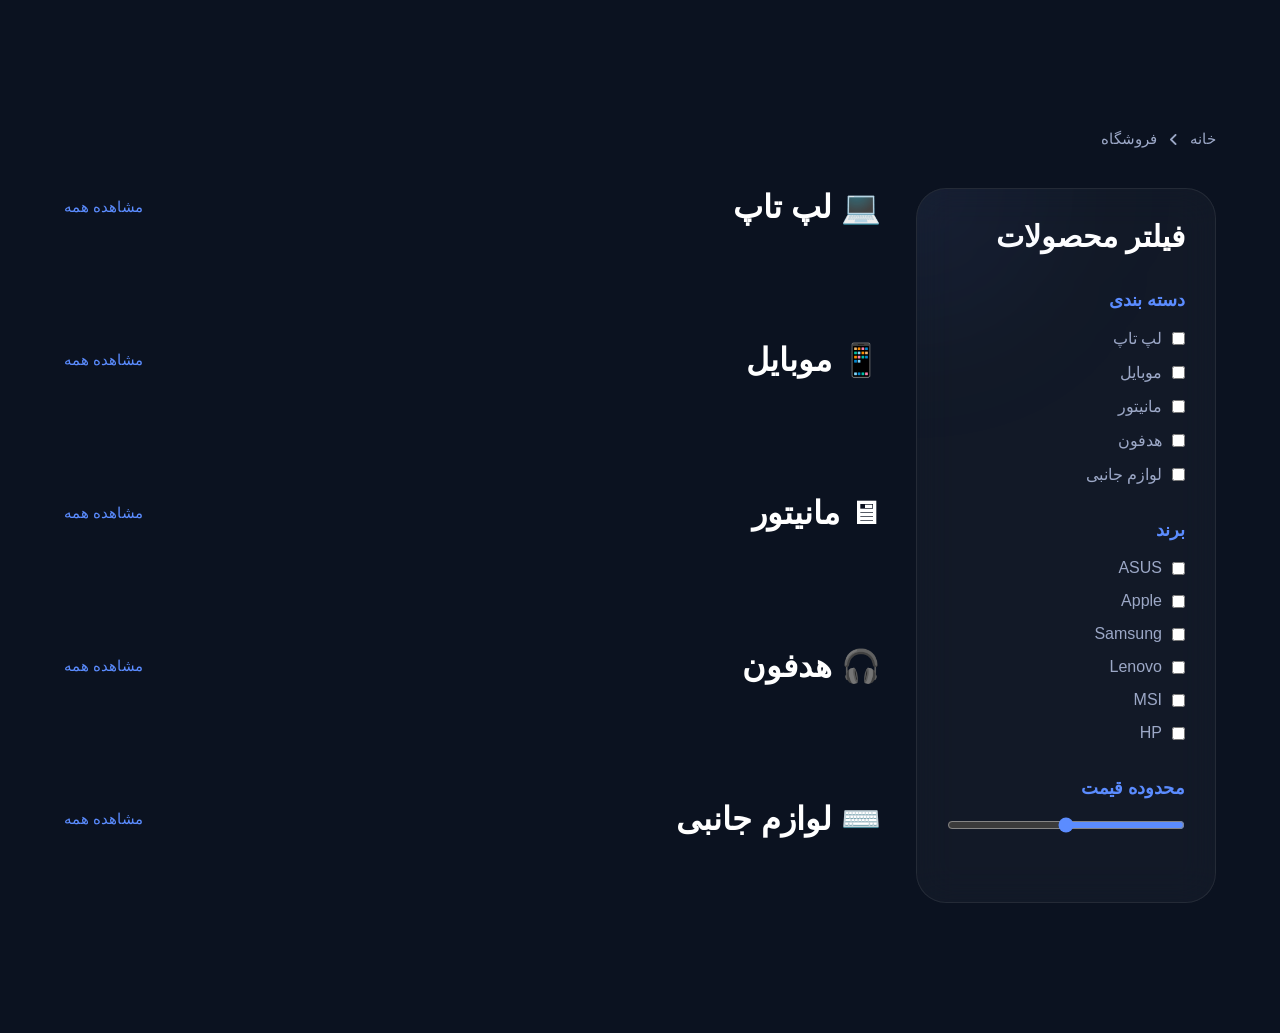
<file: 2index.html>
<!doctype html>
<html lang="en">
  <head>
    <meta charset="UTF-8" />
    <meta name="viewport" content="width=device-width, initial-scale=1.0" />
    <title>Document</title>
    <title>فروشگاه | Nova Digital</title>
    <link rel="stylesheet" href="shop.css" />
    <link
      rel="stylesheet"
      href="https://cdnjs.cloudflare.com/ajax/libs/font-awesome/6.5.2/css/all.min.css"
    />
  </head>
  <body>
    <!-- ================= HEADER ================= -->
    <header><!-- هدر اصلی سایت --></header>
    <!-- ================= Breadcrumb ================= -->
    <section class="breadcrumb">
      <a href="index.html">خانه</a> <i class="fa-solid fa-angle-left"></i>
      <span>فروشگاه</span>
    </section>
    <!-- ================= SHOP ================= -->
    <section class="shop">
      <!-- Sidebar -->
      <aside class="shop-sidebar">
        <h2>فیلتر محصولات</h2>
        <div class="filter-box">
          <h3>دسته بندی</h3>
          <label><input type="checkbox" /> لپ تاپ</label>
          <label><input type="checkbox" /> موبایل</label>
          <label><input type="checkbox" /> مانیتور</label>
          <label><input type="checkbox" /> هدفون</label>
          <label><input type="checkbox" /> لوازم جانبی</label>
        </div>
        <div class="filter-box">
          <h3>برند</h3>
          <label><input type="checkbox" /> ASUS</label>
          <label><input type="checkbox" /> Apple</label>
          <label><input type="checkbox" /> Samsung</label>
          <label><input type="checkbox" /> Lenovo</label>
          <label><input type="checkbox" /> MSI</label>
          <label><input type="checkbox" /> HP</label>
        </div>
        <div class="filter-box">
          <h3>محدوده قیمت</h3>
          <input type="range" />
        </div>
      </aside>
      <!-- Content -->
      <main class="shop-content">
        <!-- لپ تاپ -->
        <section class="shop-section">
          <div class="section-header">
            <h2>💻 لپ تاپ</h2>
            <a href="#">مشاهده همه</a>
          </div>
          <div class="products-grid" id="laptops"></div>
        </section>
        <!-- موبایل -->
        <section class="shop-section">
          <div class="section-header">
            <h2>📱 موبایل</h2>
            <a href="#">مشاهده همه</a>
          </div>
          <div class="products-grid" id="mobiles"></div>
        </section>
        <!-- مانیتور -->
        <section class="shop-section">
          <div class="section-header">
            <h2>🖥 مانیتور</h2>
            <a href="#">مشاهده همه</a>
          </div>
          <div class="products-grid" id="monitors"></div>
        </section>
        <!-- هدفون -->
        <section class="shop-section">
          <div class="section-header">
            <h2>🎧 هدفون</h2>
            <a href="#">مشاهده همه</a>
          </div>
          <div class="products-grid" id="headphones"></div>
        </section>
        <!-- لوازم جانبی -->
        <section class="shop-section">
          <div class="section-header">
            <h2>⌨️ لوازم جانبی</h2>
            <a href="#">مشاهده همه</a>
          </div>
          <div class="products-grid" id="accessories"></div>
        </section>
      </main>
    </section>
    <!-- ================= FOOTER ================= -->
    <footer><!-- فوتر اصلی سایت --></footer>
    <script src="shop.js"></script>
  </body>
</html>
</file>
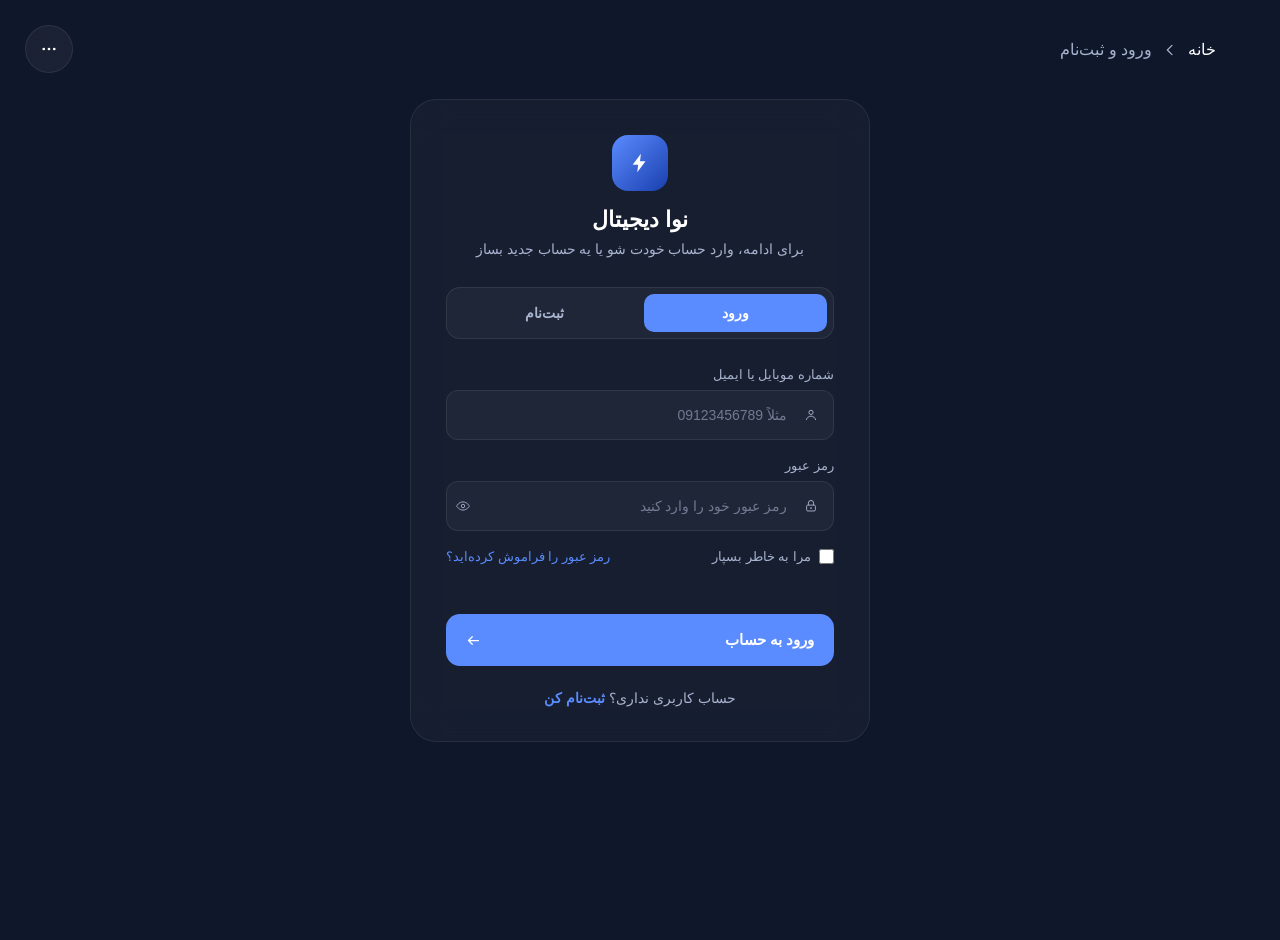
<file: account.html>
<!doctype html>
<html lang="fa" dir="rtl">
  <head>
    <meta charset="UTF-8" />
    <meta name="viewport" content="width=device-width, initial-scale=1.0" />

    <title>ورود و ثبت‌نام | Nova Digital</title>

    <link rel="stylesheet" href="account.css" />
  </head>

  <body>
    <script src="icons.js"></script>
    <header>
      <div class="header-container">
        <div class="header-actions">
          <button
            class="header-menu-toggle"
            type="button"
            aria-label="باز کردن منو"
          >
            <svg class="icon"><use href="#icon-ellipsis"></use></svg>
          </button>

          <div class="header-menu-items">
            <a
              href="favorites.html"
              class="header-menu-item"
              aria-label="علاقه‌مندی‌ها"
            >
              <svg class="icon"><use href="#icon-heart-outline"></use></svg>
            </a>

            <a
              href="index.html"
              class="header-menu-item"
              aria-label="خانه"
            >
              <svg class="icon"><use href="#icon-house"></use></svg>
            </a>

            <a href="cart.html" class="header-menu-item" aria-label="سبد خرید">
              <svg class="icon"><use href="#icon-cart-shopping"></use></svg>
              <span class="cart-count">0</span>
            </a>
          </div>
        </div>
      </div>
    </header>

    <!-- Breadcrumb -->

    <section class="breadcrumb">
      <a href="index.html"> خانه </a>

      <svg class="icon"><use href="#icon-angle-left"></use></svg>

      <span> ورود و ثبت‌نام </span>
    </section>

    <!-- Auth -->

    <main class="auth-page">
      <div class="auth-card">
        <div class="auth-brand">
          <div class="auth-badge"><svg class="icon"><use href="#icon-bolt"></use></svg></div>
          <h1>نوا دیجیتال</h1>
          <p>برای ادامه، وارد حساب خودت شو یا یه حساب جدید بساز</p>
        </div>

        <div class="auth-tabs">
          <button type="button" class="auth-tab active" data-tab="login">
            ورود
          </button>
          <button type="button" class="auth-tab" data-tab="signup">
            ثبت‌نام
          </button>
        </div>

        <!-- LOGIN -->

        <form class="auth-form active" id="loginForm" data-form="login">
          <div class="input-group">
            <label for="loginPhone">شماره موبایل یا ایمیل</label>
            <div class="input-wrap">
              <svg class="icon"><use href="#icon-user"></use></svg>
              <input
                type="text"
                id="loginPhone"
                placeholder="مثلاً 09123456789"
                required
              />
            </div>
          </div>

          <div class="input-group">
            <label for="loginPassword">رمز عبور</label>
            <div class="input-wrap">
              <svg class="icon"><use href="#icon-lock"></use></svg>
              <input
                type="password"
                id="loginPassword"
                placeholder="رمز عبور خود را وارد کنید"
                required
              />
              <button
                type="button"
                class="toggle-password"
                aria-label="نمایش رمز عبور"
              >
                <svg class="icon"><use href="#icon-eye"></use></svg>
              </button>
            </div>
          </div>

          <div class="auth-row">
            <label class="remember-me">
              <input type="checkbox" id="rememberMe" />
              مرا به خاطر بسپار
            </label>
            <a href="#" class="forgot-link">رمز عبور را فراموش کرده‌اید؟</a>
          </div>

          <p class="form-error" id="loginError"></p>

          <button type="submit" class="auth-submit">
            ورود به حساب
            <svg class="icon"><use href="#icon-arrow-left"></use></svg>
          </button>
        </form>

        <!-- SIGNUP -->

        <form class="auth-form" id="signupForm" data-form="signup">
          <div class="input-group">
            <label for="signupName">نام و نام خانوادگی</label>
            <div class="input-wrap">
              <svg class="icon"><use href="#icon-user"></use></svg>
              <input
                type="text"
                id="signupName"
                placeholder="مثلاً علی احمدی"
                required
              />
            </div>
          </div>

          <div class="input-group">
            <label for="signupPhone">شماره موبایل</label>
            <div class="input-wrap">
              <svg class="icon"><use href="#icon-mobile-screen"></use></svg>
              <input
                type="text"
                id="signupPhone"
                placeholder="مثلاً 09123456789"
                required
              />
            </div>
          </div>

          <div class="input-group">
            <label for="signupPassword">رمز عبور</label>
            <div class="input-wrap">
              <svg class="icon"><use href="#icon-lock"></use></svg>
              <input
                type="password"
                id="signupPassword"
                placeholder="حداقل ۶ کاراکتر"
                required
              />
              <button
                type="button"
                class="toggle-password"
                aria-label="نمایش رمز عبور"
              >
                <svg class="icon"><use href="#icon-eye"></use></svg>
              </button>
            </div>
          </div>

          <div class="input-group">
            <label for="signupPasswordConfirm">تکرار رمز عبور</label>
            <div class="input-wrap">
              <svg class="icon"><use href="#icon-lock"></use></svg>
              <input
                type="password"
                id="signupPasswordConfirm"
                placeholder="رمز عبور را دوباره وارد کنید"
                required
              />
              <button
                type="button"
                class="toggle-password"
                aria-label="نمایش رمز عبور"
              >
                <svg class="icon"><use href="#icon-eye"></use></svg>
              </button>
            </div>
          </div>

          <label class="remember-me terms-check">
            <input type="checkbox" id="acceptTerms" />
            <span
              >با
              <a href="#">قوانین و مقررات</a>
              نوا دیجیتال موافقم</span
            >
          </label>

          <p class="form-error" id="signupError"></p>

          <button type="submit" class="auth-submit">
            ایجاد حساب کاربری
            <svg class="icon"><use href="#icon-arrow-left"></use></svg>
          </button>
        </form>

        <p class="auth-switch">
          <span data-only="login"
            >حساب کاربری نداری؟
            <a href="#" data-switch-to="signup">ثبت‌نام کن</a></span
          >
          <span data-only="signup" style="display: none"
            >قبلاً ثبت‌نام کرده‌ای؟
            <a href="#" data-switch-to="login">وارد شو</a></span
          >
        </p>
      </div>
    </main>

    <script src="account.js"></script>
  </body>
</html>
</file>
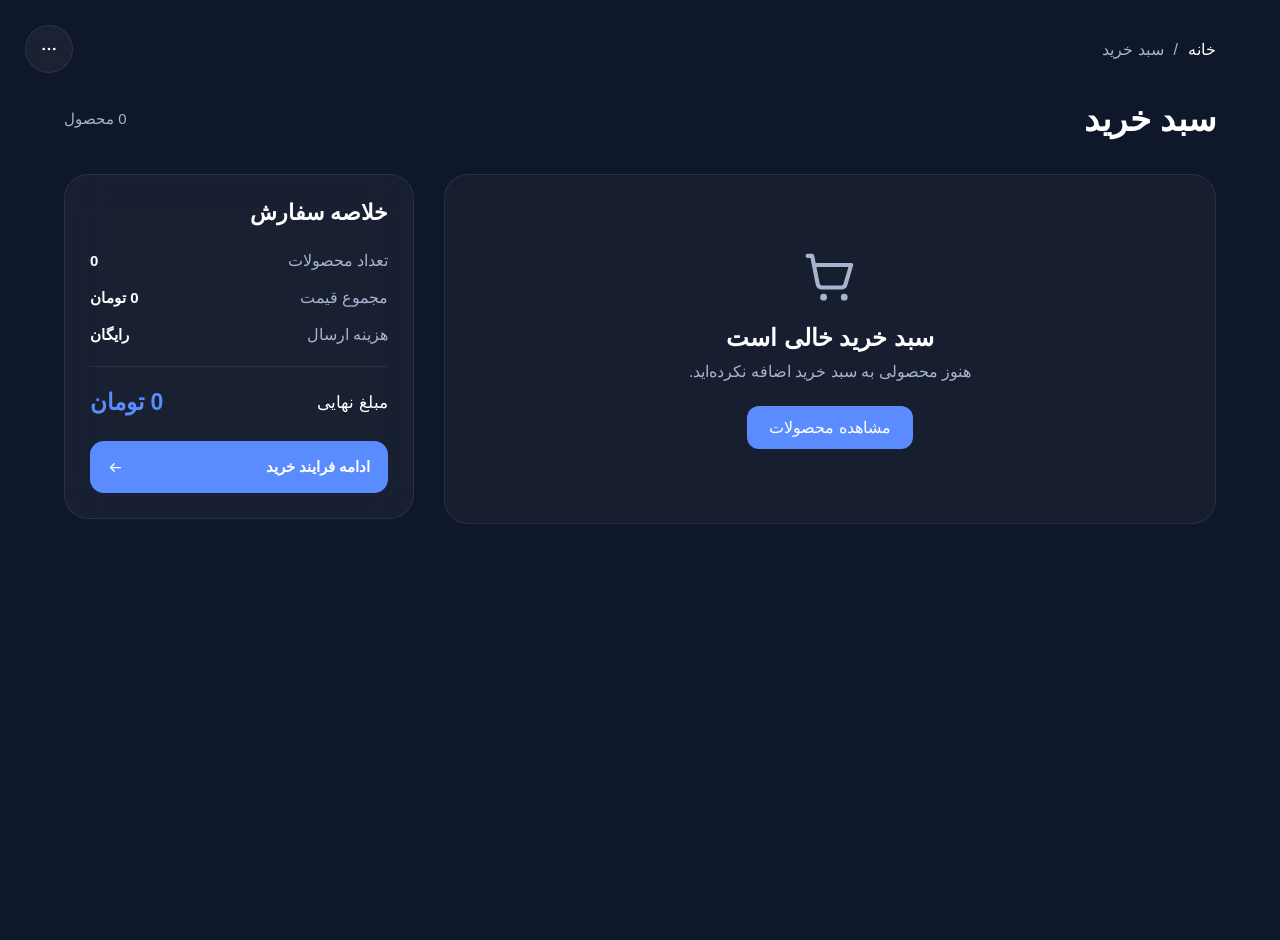
<file: cart.html>
<!doctype html>
<html lang="fa" dir="rtl">
  <head>
    <meta charset="UTF-8" />
    <meta name="viewport" content="width=device-width, initial-scale=1.0" />

    <title>سبد خرید | Nova Digital</title>

    <link rel="stylesheet" href="cart.css" />
  </head>

  <body>
    <script src="icons.js"></script>
    <header>
      <div class="header-container">
        <div class="header-actions">
          <button
            class="header-menu-toggle"
            type="button"
            aria-label="باز کردن منو"
          >
            <svg class="icon"><use href="#icon-ellipsis"></use></svg>
          </button>

          <div class="header-menu-items">
            <a
              href="favorites.html"
              class="header-menu-item"
              aria-label="علاقه‌مندی‌ها"
            >
              <svg class="icon"><use href="#icon-heart-outline"></use></svg>
            </a>

            <a
              href="account.html"
              class="header-menu-item"
              aria-label="حساب کاربری"
            >
              <svg class="icon"><use href="#icon-user"></use></svg>
            </a>

            <a href="cart.html" class="header-menu-item" aria-label="سبد خرید">
              <svg class="icon"><use href="#icon-cart-shopping"></use></svg>
              <span class="cart-count">0</span>
            </a>
          </div>
        </div>
      </div>
    </header>

    <!-- Breadcrumb -->

    <section class="breadcrumb">
      <a href="index.html"> خانه </a>

      <span>/</span>

      <span> سبد خرید </span>
    </section>

    <!-- Cart -->

    <main class="cart-page">
      <div class="cart-header">
        <h1>سبد خرید</h1>

        <span id="cartCount"> 0 محصول </span>
      </div>

      <div class="cart-layout">
        <!-- Products -->

        <section class="cart-products" id="cartProducts">
          <!-- محصولات توسط JavaScript اینجا ساخته می‌شوند -->
        </section>

        <!-- Summary -->

        <aside class="cart-summary">
          <h2>خلاصه سفارش</h2>

          <div class="summary-row">
            <span> تعداد محصولات </span>

            <strong id="summaryCount"> 0 </strong>
          </div>

          <div class="summary-row">
            <span> مجموع قیمت </span>

            <strong id="subtotal"> 0 تومان </strong>
          </div>

          <div class="summary-row">
            <span> هزینه ارسال </span>

            <strong id="shipping"> رایگان </strong>
          </div>

          <div class="summary-divider"></div>

          <div class="summary-total">
            <span> مبلغ نهایی </span>

            <strong id="totalPrice"> 0 تومان </strong>
          </div>

          <button class="checkout-btn" id="checkoutBtn" type="button">
            ادامه فرایند خرید

            <svg class="icon"><use href="#icon-arrow-left"></use></svg>
          </button>

         
        </aside>
      </div>
    </main>

    <footer></footer>

    <script src="cart.js"></script>
  </body>
</html>
</file>
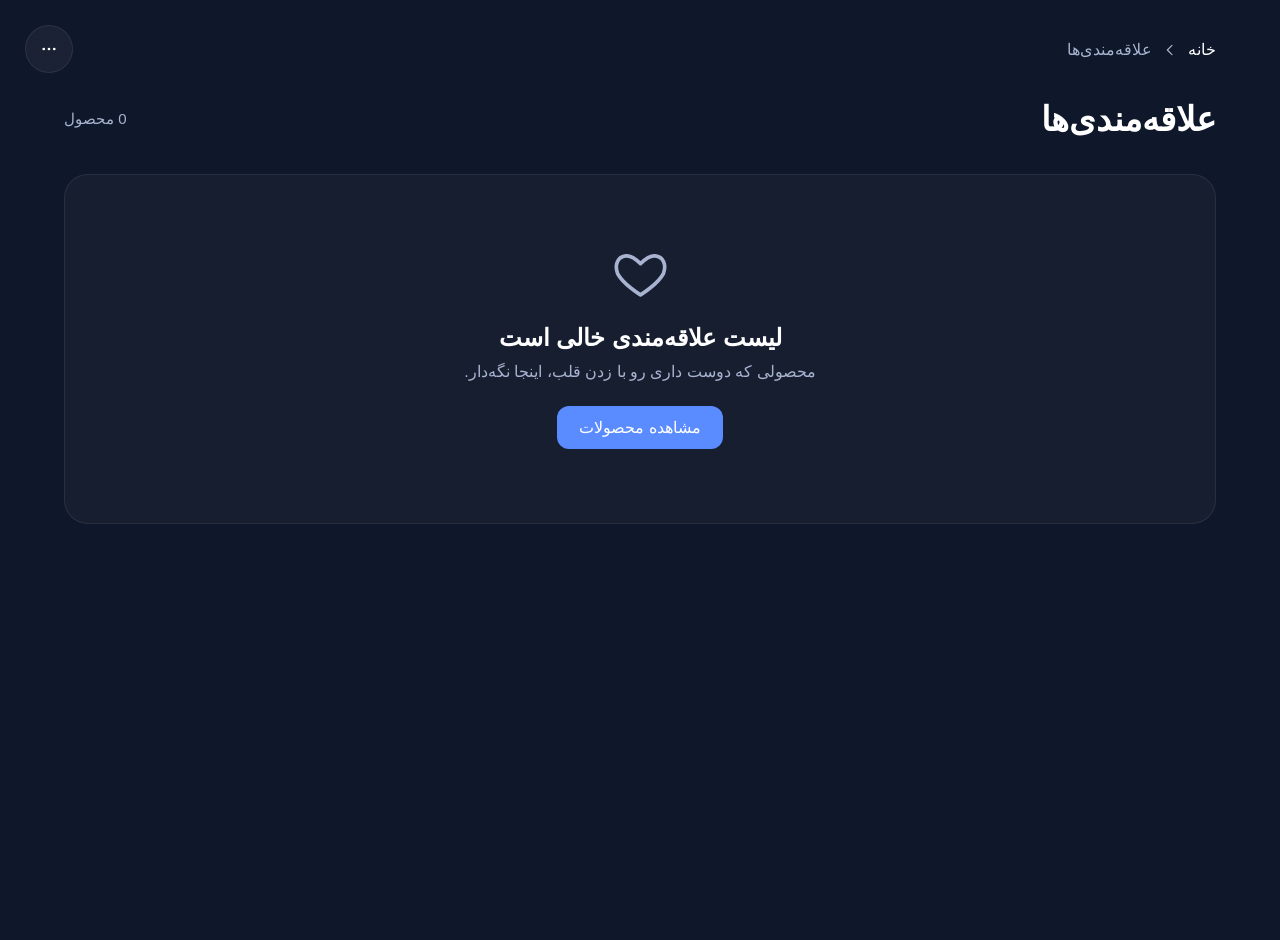
<file: favorites.html>
<!doctype html>
<html lang="fa" dir="rtl">
  <head>
    <meta charset="UTF-8" />
    <meta name="viewport" content="width=device-width, initial-scale=1.0" />

    <title>علاقه‌مندی‌ها | Nova Digital</title>

    <link rel="stylesheet" href="favorites.css" />
  </head>

  <body>
    <script src="icons.js"></script>
    <header>
      <div class="header-container">
        <div class="header-actions">
          <button
            class="header-menu-toggle"
            type="button"
            aria-label="باز کردن منو"
          >
            <svg class="icon"><use href="#icon-ellipsis"></use></svg>
          </button>

          <div class="header-menu-items">
            <a
              href="account.html"
              class="header-menu-item"
              aria-label="حساب کاربری"
            >
              <svg class="icon"><use href="#icon-user"></use></svg>
            </a>

            <a href="index.html" class="header-menu-item" aria-label="خانه">
              <svg class="icon"><use href="#icon-house"></use></svg>
            </a>

            <a href="cart.html" class="header-menu-item" aria-label="سبد خرید">
              <svg class="icon"><use href="#icon-cart-shopping"></use></svg>
              <span class="cart-count">0</span>
            </a>
          </div>
        </div>
      </div>
    </header>

    <!-- Breadcrumb -->

    <section class="breadcrumb">
      <a href="index.html"> خانه </a>

      <svg class="icon"><use href="#icon-angle-left"></use></svg>

      <span> علاقه‌مندی‌ها </span>
    </section>

    <!-- Favorites -->

    <main class="fav-page">
      <div class="fav-header">
        <h1>علاقه‌مندی‌ها</h1>
        <span id="favCount">0 محصول</span>
      </div>

      <section class="fav-products" id="favProducts">
        <!-- محصولات توسط JavaScript اینجا ساخته می‌شوند -->
      </section>
    </main>

    <script src="favorites.js"></script>
  </body>
</html>
</file>
<file: shop.css>
/* ===========================================
        NOVA DIGITAL SHOP
===========================================*/

:root {
  --primary: #5b8cff;
  --primary-light: #7aa2ff;
  --bg: #0b1220;
  --card: #141d2d;
  --text: #ffffff;
  --text-secondary: #9ca8c7;
  --border: rgba(255, 255, 255, 0.08);
  --radius: 24px;
  --transition: 0.35s ease;
}
/* ================= Reset ================= */

* {
  margin: 0;
  padding: 0;
  box-sizing: border-box;
}

html {
  scroll-behavior: smooth;
}

body {
  background: var(--bg);
  color: var(--text);
  font-family: Vazirmatn, sans-serif;
  overflow-x: hidden;
  direction: rtl;
}

a {
  color: inherit;
  text-decoration: none;
}

img {
  max-width: 100%;
  display: block;
}
button {
  border: none;
  cursor: pointer;
  font-family: inherit;
}

input {
  font-family: inherit;
}

.header-actions {
  display: flex;
  align-items: center;
  justify-content: center;
  position: fixed;
  top: 25px;
  left: 25px;
  z-index: 9999;
}

/* =========================================
   MAIN CIRCLE
========================================= */

.header-menu-toggle {
  width: 48px;
  height: 48px;
  border: 1px solid rgba(255, 255, 255, 0.08);
  border-radius: 50%;
  background: rgba(255, 255, 255, 0.05);
  color: var(--text);
  display: flex;
  align-items: center;
  justify-content: center;
  cursor: pointer;
  backdrop-filter: blur(15px);
  -webkit-backdrop-filter: blur(15px);
  transition: 0.35s ease;
  position: relative;
  z-index: 10;
}

.header-menu-toggle .icon {
  font-size: 18px;
  transition: 0.35s ease;
}

.header-menu-toggle:hover {
  background: var(--primary);
  border-color: var(--primary);
  transform: scale(1.08);
  box-shadow: 0 10px 25px rgba(91, 140, 255, 0.25);
}

/* =========================================
   ICONS CONTAINER
========================================= */

.header-menu-items {
  position: absolute;
  top: 58px;
  right: 50%;
  transform: translateX(50%) scale(0.7);
  opacity: 0;
  visibility: hidden;
  display: flex;
  flex-direction: column;
  gap: 10px;
  transition: 0.35s ease;
  z-index: 9;
}

/* =========================================
   OPEN STATE
========================================= */

.header-actions.active .header-menu-items {
  opacity: 1;
  visibility: visible;
  transform: translateX(50%) scale(1);
}

.header-actions.active .header-menu-toggle {
  background: var(--primary);

  border-color: var(--primary);
}

.header-actions.active .header-menu-toggle .icon {
  transform: rotate(90deg);
}

/* =========================================
   EACH ICON
========================================= */

.header-menu-item {
  width: 44px;
  height: 44px;
  border-radius: 50%;
  display: flex;
  align-items: center;
  justify-content: center;
  text-decoration: none;
  color: #a8b3cf;
  background: rgba(15, 23, 42, 0.9);
  border: 1px solid rgba(255, 255, 255, 0.08);
  backdrop-filter: blur(15px);
  -webkit-backdrop-filter: blur(15px);
  transition: 0.3s ease;
  box-shadow: 0 8px 20px rgba(0, 0, 0, 0.2);
}

.header-menu-item .icon {
  font-size: 17px;
}

.header-menu-item:hover {
  color: #fff;
  background: var(--primary);
  border-color: var(--primary);
  transform: scale(1.1);
  box-shadow: 0 10px 25px rgba(91, 140, 255, 0.3);
}
/* ================= Header ================= */

header {
  width: 90%;
  margin: auto;
  height: 90px;
  display: flex;
  align-items: center;
}

/* ================= Breadcrumb ================= */

.breadcrumb {
  width: 90%;
  margin: 40px auto;
  display: flex;
  align-items: center;
  gap: 12px;
  color: var(--text-secondary);
  font-size: 15px;
}

.breadcrumb a {
  transition: var(--transition);
}

.breadcrumb a:hover {
  color: var(--primary);
}

/* ================= Shop ================= */

.shop {
  width: 90%;
  margin: auto;
  display: grid;
  grid-template-columns: 300px 1fr;
  gap: 35px;
  align-items: start;
}

.filter-toggle-btn,
.filter-overlay,
.filter-close-btn {
  display: none;
}

/* ================= Sidebar ================= */

.shop-sidebar {
  position: sticky;
  top: 100px;
  padding: 30px;
  border-radius: 30px;
  background: rgba(255, 255, 255, 0.03);
  border: 1px solid var(--border);
  backdrop-filter: blur(18px);
  -webkit-backdrop-filter: blur(18px);
  overflow: hidden;
}

/* Glow */

.shop-sidebar::before {
  content: "";
  position: absolute;
  width: 240px;
  height: 240px;
  background: rgba(91, 140, 255, 0.08);
  border-radius: 50%;
  top: -120px;
  left: -120px;
  filter: blur(80px);
  pointer-events: none;
}

/* ================= Sidebar Title ================= */

.shop-sidebar h2 {
  font-size: 30px;
  margin-bottom: 35px;
}

.filter-head {
  display: flex;
  align-items: center;
  justify-content: space-between;
  gap: 10px;
  margin-bottom: 35px;
}

.filter-head h2 {
  margin-bottom: 0;
}

.clear-filters-btn {
  background: none;
  border: none;
  color: var(--text-secondary);
  font-family: inherit;
  font-size: 12.5px;
  cursor: pointer;
  transition: var(--transition);
  white-space: nowrap;
}

.clear-filters-btn:hover {
  color: var(--primary);
}

.price-filter-value {
  margin-top: 14px;
  color: var(--text-secondary);
  font-size: 13px;
  direction: ltr;
  text-align: left;
}

.price-filter-value span {
  color: var(--text);
  font-weight: 700;
}

.filter-empty {
  padding: 16px;
  border-radius: 14px;
  background: rgba(255, 77, 109, 0.08);
  color: #ff8296;
  font-size: 13px;
  text-align: center;
}

.no-results {
  grid-column: 1 / -1;
  padding: 30px;
  text-align: center;
  color: var(--text-secondary);
  font-size: 14px;
}

/* ================= Filter ================= */

.filter-box {
  margin-bottom: 35px;
}

.filter-box h3 {
  color: var(--primary);
  margin-bottom: 18px;
  font-size: 18px;
}

.filter-box label {
  display: flex;
  align-items: center;
  gap: 10px;
  margin-bottom: 15px;
  color: var(--text-secondary);
  cursor: pointer;
  transition: var(--transition);
}

.filter-box label:hover {
  color: white;
  transform: translateX(-6px);
}

.filter-box input[type="checkbox"] {
  accent-color: var(--primary);
}

.filter-box input[type="range"] {
  width: 100%;
  accent-color: var(--primary);
}

/* ================= Scrollbar ================= */

::-webkit-scrollbar {
  width: 8px;
}

::-webkit-scrollbar-track {
  background: #111827;
}

::-webkit-scrollbar-thumb {
  background: var(--primary);
  border-radius: 50px;
}

::-webkit-scrollbar-thumb:hover {
  background: var(--primary-light);
}

/* ===========================================
            SHOP CONTENT
===========================================*/

.shop-content {
  width: 100%;
}

/* ================= Section ================= */

.shop-section {
  margin-bottom: 80px;
}

/* ================= Header ================= */

.section-header {
  display: flex;
  justify-content: space-between;
  align-items: center;
  margin-bottom: 35px;
}

.section-header h2 {
  font-size: 32px;
  font-weight: 800;
}

.section-header a {
  color: var(--primary);
  font-size: 15px;
  transition: 0.35s;
}

.section-header a:hover {
  transform: translateX(-8px);
}

/* ================= Grid ================= */

.products-grid {
  display: grid;
  grid-template-columns: repeat(4, 1fr);
  gap: 25px;
}

/* ===========================================
            PRODUCT CARD
===========================================*/

.product-card {
  position: relative;
  overflow: hidden;
  padding: 24px;
  border-radius: 28px;
  background: rgba(255, 255, 255, 0.04);
  backdrop-filter: blur(20px);
  -webkit-backdrop-filter: blur(20px);
  border: 1px solid rgba(255, 255, 255, 0.08);
  transition: 0.45s ease;
}

/* Hover */

.product-card:hover {
  transform: translateY(-12px);
  border-color: rgba(91, 140, 255, 0.3);
  box-shadow: 0 20px 45px rgba(91, 140, 255, 0.18);
}

/* ===========================================
            Glow Effect
===========================================*/

.product-card::after {
  content: "";
  position: absolute;
  width: 220px;
  height: 220px;
  background: rgba(91, 140, 255, 0.12);
  border-radius: 50%;
  top: -120px;
  left: -120px;
  filter: blur(70px);
  opacity: 0;
  transition: 0.45sک;
}

.product-card:hover::after {
  opacity: 1;
}

/* ===========================================
            Shine Effect
===========================================*/

.product-card::before {
  content: "";
  position: absolute;
  top: 0;
  left: -120%;
  width: 60%;
  height: 100%;
  background: linear-gradient(
    90deg,
    transparent,
    rgba(255, 255, 255, 0.18),
    transparent
  );
  transform: skewX(-25deg);
  transition: 0.9s;
}

.product-card:hover::before {
  left: 180%;
}

/* ===========================================
            Badge
===========================================*/

.badge {
  position: absolute;
  top: 18px;
  right: 18px;
  padding: 7px 14px;
  border-radius: 30px;
  background: var(--primary);
  color: white;
  font-size: 12px;
  font-weight: bold;
}

/* ===========================================
            Favorite
===========================================*/

.favorite {
  position: absolute;
  top: 20px;
  left: 20px;
  font-size: 22px;
  color: #bfc8dc;
  cursor: pointer;
  transition: 0.35s;
}

.favorite:hover {
  color: #ff4d6d;
  transform: scale(1.15);
}

/* ===========================================
            Image
===========================================*/

.product-image {
  width: 100%;
  height: 190px;
  display: flex;
  align-items: center;
  justify-content: center;
  margin-bottom: 20px;
}

.product-image img {
  width: 100%;
  height: 100%;
  object-fit: contain;
  transition: 0.45s;
  filter: drop-shadow(0 18px 30px rgba(91, 140, 255, 0.18));
}

.product-card:hover img {
  transform: translateY(-8px) scale(1.06) rotate(-3deg);
}

/* ===========================================
            Text
===========================================*/

.product-info h3 {
  font-size: 20px;
  margin-bottom: 10px;
}

.product-info span {
  display: block;
  color: var(--text-secondary);
  font-size: 14px;
  margin-bottom: 18px;
}

/* ===========================================
            Price
===========================================*/

.price {
  color: var(--primary);
  font-size: 25px;
  font-weight: 800;
  margin-bottom: 20px;
}

/* ===========================================
            Button
===========================================*/

.product-info a {
  display: flex;
  justify-content: space-between;
  align-items: center;
  color: white;
  transition: 0.35s;
}

.product-info a .icon {
  transition: 0.35s;
}

.product-info a:hover {
  color: var(--primary);
}

.product-info a:hover .icon {
  transform: translateX(-8px);
}

/* ===========================================
            HOVER EFFECTS
===========================================*/

.filter-box label {
  transition: 0.3s;
}

.filter-box label:hover {
  color: white;
  padding-right: 8px;
}

.section-header a {
  display: flex;
  align-items: center;
  gap: 8px;
}

.section-header a:hover {
  color: var(--primary-light);
}

.favorite.active {
  color: #ff4d6d;
}
/* =========================================
   Load More Button
========================================= */

.load-more-container {
  width: 100%;
  display: flex;
  justify-content: center;
  align-items: center;
  margin: 55px 0 80px;
}

.load-more-btn {
  display: flex;
  align-items: center;
  justify-content: center;
  gap: 12px;

  min-width: 180px;
  padding: 14px 28px;

  border: 1px solid rgba(91, 140, 255, 0.25);
  border-radius: 15px;

  background: rgba(255, 255, 255, 0.04);
  color: var(--text);

  font-family: inherit;
  font-size: 15px;
  font-weight: 600;

  cursor: pointer;

  backdrop-filter: blur(15px);
  -webkit-backdrop-filter: blur(15px);

  transition: all 0.35s ease;
}

/* آیکون */

.load-more-btn .icon {
  font-size: 13px;
  transition: transform 0.35s ease;
}

/* Hover */

.load-more-btn:hover {
  background: var(--primary);
  border-color: var(--primary);

  transform: translateY(-5px);

  box-shadow: 0 12px 30px rgba(91, 140, 255, 0.25);
}

.load-more-btn:hover .icon {
  transform: translateY(4px);
}

/* Click */

.load-more-btn:active {
  transform: translateY(-1px) scale(0.97);
}

/* =========================================
   Loading Animation
========================================= */

.products-grid.loading {
  opacity: 0.45;
  pointer-events: none;
  transition: opacity 0.3s ease;
}

/* =========================================
   Product Appear Animation
========================================= */

.product-card {
  animation: productAppear 0.5s ease both;
}

/* =========================================
   PRODUCT MODAL
========================================= */

.product-modal {
  position: fixed;
  inset: 0;
  z-index: 10000;
  display: flex;
  align-items: center;
  justify-content: center;
  padding: 20px;
  opacity: 0;
  visibility: hidden;
  pointer-events: none;
  transition:
    opacity 0.35s ease,
    visibility 0.35s ease;
}

/* Modal Open */

.product-modal.active {
  opacity: 1;
  visibility: visible;
  pointer-events: auto;
}

/* =========================================
   OVERLAY
========================================= */

.modal-overlay {
  position: absolute;
  inset: 0;
  background: rgba(5, 10, 20, 0.78);
  backdrop-filter: blur(8px);
  -webkit-backdrop-filter: blur(8px);
}

/* =========================================
   MODAL CONTENT
========================================= */

.modal-content {
  position: relative;
  z-index: 2;
  width: 100%;
  max-width: 850px;
  min-height: 420px;
  display: grid;
  grid-template-columns: 1fr 1fr;
  gap: 35px;
  padding: 35px;
  border-radius: 28px;
  background: linear-gradient(
    145deg,
    rgba(30, 41, 65, 0.96),
    rgba(15, 23, 42, 0.98)
  );
  border: 1px solid rgba(255, 255, 255, 0.1);
  box-shadow: 0 30px 90px rgba(0, 0, 0, 0.5);
  transform: translateY(30px) scale(0.96);
  transition: 0.4s ease;
}

.product-modal.active .modal-content {
  transform: translateY(0) scale(1);
}

/* =========================================
   CLOSE BUTTON
========================================= */

.modal-close {
  position: absolute;
  top: 18px;
  left: 18px;
  width: 40px;
  height: 40px;
  border: 1px solid rgba(255, 255, 255, 0.08);
  border-radius: 50%;
  background: rgba(255, 255, 255, 0.05);
  color: #fff;
  display: flex;
  align-items: center;
  justify-content: center;
  cursor: pointer;
  font-size: 18px;
  transition: 0.3s ease;
  z-index: 5;
}

.modal-close:hover {
  background: #ff4d6d;
  border-color: #ff4d6d;
  transform: rotate(90deg);
}

/* =========================================
   MODAL IMAGE
========================================= */

.modal-image {
  min-height: 350px;
  display: flex;
  align-items: center;
  justify-content: center;
  padding: 25px;
  border-radius: 22px;
  background: rgba(255, 255, 255, 0.035);
  border: 1px solid rgba(255, 255, 255, 0.06);
  overflow: hidden;
}

.modal-image img {
  width: 100%;
  height: 320px;
  object-fit: contain;
  filter: drop-shadow(0 25px 35px rgba(0, 0, 0, 0.35));
  transition: 0.45s ease;
}

.modal-image:hover img {
  transform: scale(1.06);
}

/* =========================================
   MODAL INFO
========================================= */

.modal-info {
  display: flex;
  flex-direction: column;
  justify-content: center;
  padding: 20px 10px;
}

.modal-badge {
  width: fit-content;
  padding: 7px 13px;
  margin-bottom: 18px;
  border-radius: 8px;
  background: rgba(255, 77, 109, 0.12);
  color: #ff6b86;
  font-size: 13px;
  font-weight: 700;
}

.modal-info h2 {
  color: var(--text);
  font-size: 30px;
  font-weight: 800;
  margin-bottom: 12px;
}

.modal-spec {
  color: var(--text-secondary);
  font-size: 15px;
  margin-bottom: 25px;
}

.modal-price {
  color: var(--primary);
  font-size: 26px;
  font-weight: 800;
  margin-bottom: 28px;
}

/* =========================================
   MODAL ACTIONS
========================================= */

.modal-actions {
  display: flex;
  align-items: center;
  gap: 12px;
  width: 100%;
}

/* Add To Cart */

.modal-cart-btn {
  flex: 1;
  min-height: 52px;
  border: none;
  border-radius: 14px;
  background: var(--primary);
  color: #fff;
  font-family: inherit;
  font-size: 15px;
  font-weight: 70;
  cursor: pointer;
  display: flex;
  align-items: center;
  justify-content: center;
  gap: 10px;
  transition: 0.35s ease;
}

.modal-cart-btn:hover {
  transform: translateY(-3px);
  box-shadow: 0 15px 30px rgba(91, 140, 255, 0.28);
}

.modal-cart-btn .icon {
  font-size: 17px;
  transition:0.3s ease;
}

.modal-cart-btn:hover .icon {
  transform: scale(1.15);
}

/* Favorite */

.modal-favorite-btn {
  width: 52px;
  height: 52px;
  flex-shrink: 0;
  border: 1px solid rgba(255, 255, 255, 0.1);
  border-radius: 14px;
  background: rgba(255, 255, 255, 0.04);
  color: #fff;
  font-size: 19px;
  cursor: pointer;
  display: flex;
  align-items: center;
  justify-content: center;
  transition: 0.3s ease;
}

.modal-favorite-btn:hover {
  color: #ff4d6d;
  border-color: rgba(255, 77, 109, 0.3);
  background: rgba(255, 77, 109, 0.08);
  transform: scale(1.05);
}

/* =========================================
   PRODUCT LINK
========================================= */

.modal-product-link {
  display: flex;
  align-items: center;
  justify-content: space-between;
  margin-top: 18px;
  padding: 13px 15px;
  border-radius: 12px;
  color: var(--text-secondary);
  background: rgba(255, 255, 255, 0.025);
  font-size: 13px;
  transition: 0.3s ease;
}

.modal-product-link:hover {
  color: var(--primary);

  background: rgba(91, 140, 255, 0.06);
}

.modal-product-link .icon {
  transition: 0.3s ease;
}

.modal-product-link:hover .icon {
  transform: translateX(-5px);
}

/* =========================================
   MOBILE
========================================= */

@media (max-width: 700px) {
  .product-modal {
    padding: 15px;
  }

  .modal-content {
    max-width: 500px;

    grid-template-columns: 1fr;

    gap: 15px;

    padding: 22px;

    max-height: 90vh;

    overflow-y: auto;

    border-radius: 22px;
  }

  .modal-image {
    min-height: 230px;

    padding: 15px;
  }

  .modal-image img {
    height: 210px;
  }

  .modal-info {
    padding: 10px 5px;
  }

  .modal-info h2 {
    font-size: 23px;
  }

  .modal-spec {
    font-size: 13px;

    margin-bottom: 15px;
  }

  .modal-price {
    font-size: 22px;

    margin-bottom: 20px;
  }

  .modal-close {
    top: 12px;
    left: 12px;

    width: 36px;
    height: 36px;
  }
}

/* =========================================
   SMALL MOBILE
========================================= */

@media (max-width: 400px) {
  .modal-content {
    padding: 18px;
  }

  .modal-image {
    min-height: 190px;
  }

  .modal-image img {
    height: 170px;
  }

  .modal-info h2 {
    font-size: 20px;
  }

  .modal-price {
    font-size: 19px;
  }

  .modal-cart-btn {
    font-size: 13px;
  }
}
@keyframes productAppear {
  from {
    opacity: 0;
    transform: translateY(25px);
  }

  to {
    opacity: 1;
    transform: translateY(0);
  }
}

/* =========================================
   Mobile
========================================= */

@media (max-width: 440px) {
  .load-more-container {
    margin: 40px 0 70px;
  }

  .load-more-btn {
    width: 90%;
    max-width: 320px;

    padding: 14px 20px;

    font-size: 14px;

    border-radius: 14px;
  }

  .load-more-btn .icon {
    font-size: 12px;
  }
}

/* =========================================
   Tablet
========================================= */

@media (max-width: 768px) {
  .load-more-container {
    margin-top: 45px;
  }

  .load-more-btn {
    min-width: 170px;
  }
}
/* ===========================================
            RESPONSIVE
===========================================*/

@media (max-width: 1200px) {
  .products-grid {
    grid-template-columns: repeat(3, 1fr);
  }

  .shop {
    grid-template-columns: 260px 1fr;
  }
}

@media (max-width: 992px) {
  .shop {
    grid-template-columns: 1fr;
  }

  /* دکمه‌ی باز کردن فیلتر، فقط این‌جا نشون داده می‌شه */
  .filter-toggle-btn {
    display: flex;
    align-items: center;
    justify-content: center;
    gap: 10px;
    width: 100%;
    min-height: 50px;
    margin-bottom: 25px;
    border: 1px solid var(--border);
    border-radius: 14px;
    background: rgba(255, 255, 255, 0.03);
    color: var(--text);
    font-family: inherit;
    font-size: 14px;
    cursor: pointer;
    order: -1;
  }

  .filter-close-btn {
    display: flex;
    width: 34px;
    height: 34px;
    align-items: center;
    justify-content: center;
    border: none;
    border-radius: 50%;
    background: rgba(255, 255, 255, 0.06);
    color: var(--text);
    cursor: pointer;
  }

  .filter-head {
    flex-wrap: wrap;
  }

  /* کشوی فیلتر: به‌جای اینکه زیر محصولات بیفته، از راست میاد بیرون */
  .shop-sidebar {
    position: fixed;
    top: 0;
    right: -320px;
    width: 300px;
    max-width: 85vw;
    height: 100vh;
    margin: 0;
    border-radius: 0;
    overflow-y: auto;
    z-index: 10002;
    transition: right 0.35s ease;
  }

  .shop-sidebar.open {
    right: 0;
  }

  .filter-overlay {
    display: block;
    position: fixed;
    inset: 0;
    background: rgba(0, 0, 0, 0.55);
    z-index: 10001;
    opacity: 0;
    visibility: hidden;
    transition: 0.3s ease;
  }

  .filter-overlay.active {
    opacity: 1;
    visibility: visible;
  }

  .products-grid {
    grid-template-columns: repeat(2, 1fr);
  }
}

@media (max-width: 768px) {
  .shop {
    width: 94%;
  }

  .section-header {
    flex-direction: column;
    align-items: flex-start;
    gap: 15px;
  }

  .section-header h2 {
    font-size: 26px;
  }

  .products-grid {
    grid-template-columns: 1fr;

    gap: 18px;
  }

  .product-card {
    padding: 18px;
  }

  .product-image {
    height: 170px;
  }

  .product-info h3 {
    font-size: 18px;
  }

  .price {
    font-size: 22px;
  }

  .pagination {
    flex-wrap: wrap;
  }
}

@media (max-width: 440px) {
  .breadcrumb {
    width: 92%;
    font-size: 13px;
  }

  .shop {
    width: 92%;
  }

  .shop-sidebar {
    padding: 18px;
    border-radius: 20px;
  }

  .shop-sidebar h2 {
    font-size: 24px;
    margin-bottom: 20px;
  }

  .filter-box {
    margin-bottom: 25px;
  }

  .filter-box h3 {
    font-size: 16px;
  }

  .filter-box label {
    font-size: 14px;
  }

  .product-card {
    border-radius: 20px;
  }

  .product-image {
    height: 150px;
  }

  .badge {
    font-size: 11px;

    padding: 5px 10px;
  }

  .favorite {
    font-size: 20px;
  }

  .product-info h3 {
    font-size: 17px;
  }

  .product-info span {
    font-size: 13px;
  }

  .price {
    font-size: 20px;
  }

  .pagination button {
    width: 42px;

    height: 42px;
  }
}

/* ===========================================
            FOOTER SPACE
===========================================*/

footer {
  margin-top: 80px;
}

/* ===========================================
            SCROLL ANIMATION
===========================================*/

.shop-section {
  animation: fadeUp 0.8s ease;
}

@keyframes fadeUp {
  0% {
    opacity: 0;
    transform: translateY(30px);
  }

  100% {
    opacity: 1;
    transform: translateY(0);
  }
}
/* =========================================
   MOBILE
========================================= */

@media (max-width: 768px) {
  .header-menu-toggle {
    width: 44px;
    height: 44px;
  }

  .header-menu-item {
    width: 42px;
    height: 42px;
  }

  .header-menu-items {
    top: 54px;
  }
}

/* =========================================
   SMALL MOBILE
========================================= */

@media (max-width: 440px) {
  .header-actions {
    margin-right: 5px;
  }

  .header-menu-toggle {
    width: 42px;
    height: 42px;
  }

  .header-menu-toggle .icon {
    font-size: 16px;
  }

  .header-menu-item {
    width: 40px;
    height: 40px;
  }
  .header-menu-item .icon {
    font-size: 15px;
  }
}
</file>
<file: account.css>
* {
  margin: 0;
  padding: 0;
  box-sizing: border-box;
}

:root {
  --primary: #5b8cff;
  --primary-hover: #3d73f4;
  --bg: #0f172a;
  --card: #162033;
  --border: rgba(255, 255, 255, 0.08);
  --text: #ffffff;
  --text2: #a8b3cf;
  --danger: #ff4d6d;
}

body {
  background: var(--bg);
  color: var(--text);
  font-family: Vazirmatn, sans-serif;
  min-height: 100vh;
}

a {
  color: inherit;
  text-decoration: none;
}

/* =========================================
   HEADER (shared floating menu)
========================================= */

.header-actions {
  display: flex;
  align-items: center;
  justify-content: center;
  position: fixed;
  top: 25px;
  left: 25px;
  z-index: 9999;
}

.header-menu-toggle {
  width: 48px;
  height: 48px;
  border: 1px solid rgba(255, 255, 255, 0.08);
  border-radius: 50%;
  background: rgba(255, 255, 255, 0.05);
  color: var(--text);
  display: flex;
  align-items: center;
  justify-content: center;
  cursor: pointer;
  backdrop-filter: blur(15px);
  -webkit-backdrop-filter: blur(15px);
  transition: 0.35s ease;
  position: relative;
  z-index: 10;
}

.header-menu-toggle .icon {
  font-size: 18px;
  transition: 0.35s ease;
}

.header-menu-toggle:hover {
  background: var(--primary);
  border-color: var(--primary);
  transform: scale(1.08);
  box-shadow: 0 10px 25px rgba(91, 140, 255, 0.25);
}

.header-menu-items {
  position: absolute;
  top: 58px;
  right: 50%;
  transform: translateX(50%) scale(0.7);
  opacity: 0;
  visibility: hidden;
  display: flex;
  flex-direction: column;
  gap: 10px;
  transition: 0.35s ease;
  z-index: 9;
}

.header-actions.active .header-menu-items {
  opacity: 1;
  visibility: visible;
  transform: translateX(50%) scale(1);
}

.header-actions.active .header-menu-toggle {
  background: var(--primary);
  border-color: var(--primary);
}

.header-actions.active .header-menu-toggle .icon {
  transform: rotate(90deg);
}

.header-menu-item {
  position: relative;
  width: 44px;
  height: 44px;
  border-radius: 50%;
  display: flex;
  align-items: center;
  justify-content: center;
  text-decoration: none;
  color: #a8b3cf;
  background: rgba(15, 23, 42, 0.9);
  border: 1px solid rgba(255, 255, 255, 0.08);
  backdrop-filter: blur(15px);
  -webkit-backdrop-filter: blur(15px);
  transition: 0.3s ease;
  box-shadow: 0 8px 20px rgba(0, 0, 0, 0.2);
}

.header-menu-item .icon {
  font-size: 17px;
}

.header-menu-item:hover {
  color: #fff;
  background: var(--primary);
  border-color: var(--primary);
  transform: scale(1.1);
  box-shadow: 0 10px 25px rgba(91, 140, 255, 0.3);
}

.header-menu-item .cart-count {
  position: absolute;
  top: -4px;
  left: -4px;
  min-width: 17px;
  height: 17px;
  padding: 0 4px;
  border-radius: 20px;
  background: var(--danger);
  color: #fff;
  font-size: 10px;
  font-weight: 700;
  display: flex;
  align-items: center;
  justify-content: center;
}

/* =========================================
   BREADCRUMB
========================================= */

.breadcrumb {
  width: 90%;
  max-width: 1400px;
  margin: 40px auto;
  display: flex;
  align-items: center;
  gap: 10px;
  color: var(--text2);
}

.breadcrumb a {
  color: var(--text);
  transition: 0.3s;
}

.breadcrumb a:hover {
  color: var(--primary);
}

/* =========================================
   AUTH PAGE
========================================= */

.auth-page {
  width: 90%;
  max-width: 460px;
  margin: 20px auto 120px;
}

.auth-card {
  padding: 35px;
  background: rgba(255, 255, 255, 0.03);
  border: 1px solid var(--border);
  border-radius: 26px;
  backdrop-filter: blur(18px);
  -webkit-backdrop-filter: blur(18px);
}

.auth-brand {
  text-align: center;
  margin-bottom: 30px;
}

.auth-badge {
  width: 56px;
  height: 56px;
  margin: 0 auto 16px;
  border-radius: 16px;
  background: linear-gradient(135deg, var(--primary), #1a3fae);
  display: flex;
  align-items: center;
  justify-content: center;
  font-size: 22px;
  color: #fff;
}

.auth-brand h1 {
  font-size: 22px;
  font-weight: 800;
  margin-bottom: 8px;
}

.auth-brand p {
  color: var(--text2);
  font-size: 13.5px;
}

/* =========================================
   TABS
========================================= */

.auth-tabs {
  display: grid;
  grid-template-columns: 1fr 1fr;
  gap: 8px;
  background: rgba(255, 255, 255, 0.04);
  border: 1px solid var(--border);
  border-radius: 14px;
  padding: 6px;
  margin-bottom: 28px;
}

.auth-tab {
  border: none;
  background: none;
  color: var(--text2);
  font-family: inherit;
  font-size: 14px;
  font-weight: 600;
  padding: 11px 0;
  border-radius: 10px;
  cursor: pointer;
  transition: 0.3s ease;
}

.auth-tab.active {
  background: var(--primary);
  color: #fff;
}

/* =========================================
   FORM
========================================= */

.auth-form {
  display: none;
  flex-direction: column;
  gap: 18px;
}

.auth-form.active {
  display: flex;
}

.input-group label {
  display: block;
  font-size: 13px;
  color: var(--text2);
  margin-bottom: 8px;
}

.input-wrap {
  position: relative;
  display: flex;
  align-items: center;
}

.input-wrap .icon:first-child {
  position: absolute;
  top: 50%;
  right: 16px;
  transform: translateY(-50%);
  color: var(--text2);
  font-size: 14px;
  pointer-events: none;
}

.input-wrap input {
  width: 100%;
  min-height: 50px;
  background: rgba(255, 255, 255, 0.04);
  border: 1px solid var(--border);
  border-radius: 12px;
  padding: 0 46px;
  color: var(--text);
  font-family: inherit;
  font-size: 14px;
  transition: 0.3s ease;
}

.input-wrap input::placeholder {
  color: rgba(168, 179, 207, 0.6);
}

.input-wrap input:focus {
  outline: none;
  border-color: var(--primary);
  background: rgba(91, 140, 255, 0.06);
}

.toggle-password {
  position: absolute;
  top: 50%;
  left: 10px;
  transform: translateY(-50%);
  width: 30px;
  height: 30px;
  display: flex;
  align-items: center;
  justify-content: center;
  background: none;
  border: none;
  color: var(--text2);
  cursor: pointer;
  font-size: 14px;
  transition: 0.3s ease;
}

.toggle-password:hover {
  color: var(--primary);
}

/* =========================================
   ROW / CHECKBOX / LINKS
========================================= */

.auth-row {
  display: flex;
  justify-content: space-between;
  align-items: center;
  font-size: 13px;
}

.remember-me {
  display: flex;
  align-items: center;
  gap: 8px;
  color: var(--text2);
  cursor: pointer;
}

.remember-me input {
  accent-color: var(--primary);
  width: 15px;
  height: 15px;
}

.forgot-link {
  color: var(--primary);
  transition: 0.3s ease;
}

.forgot-link:hover {
  color: var(--primary-hover);
}

.terms-check {
  font-size: 13px;
  align-items: flex-start;
  line-height: 1.6;
}

.terms-check a {
  color: var(--primary);
}

.terms-check input {
  margin-top: 3px;
  flex-shrink: 0;
}

/* =========================================
   ERROR / SUBMIT
========================================= */

.form-error {
  color: var(--danger);
  font-size: 13px;
  min-height: 14px;
}

.auth-submit {
  width: 100%;
  min-height: 52px;
  border: none;
  border-radius: 14px;
  background: var(--primary);
  color: #fff;
  font-family: inherit;
  font-size: 15px;
  font-weight: 700;
  cursor: pointer;
  display: flex;
  align-items: center;
  justify-content: space-between;
  padding: 0 20px;
  transition: 0.35s ease;
}

.auth-submit:hover {
  transform: translateY(-3px);
  box-shadow: 0 12px 30px rgba(91, 140, 255, 0.3);
}

.auth-submit .icon {
  transition: 0.3s;
}

.auth-submit:hover .icon {
  transform: translateX(-5px);
}

/* =========================================
   SWITCH LINK
========================================= */

.auth-switch {
  text-align: center;
  margin-top: 24px;
  font-size: 13.5px;
  color: var(--text2);
}

.auth-switch a {
  color: var(--primary);
  font-weight: 600;
}

.auth-switch a:hover {
  color: var(--primary-hover);
}

/* =========================================
   TOAST
========================================= */

.auth-toast {
  position: fixed;
  bottom: 25px;
  left: 50%;
  transform: translateX(-50%) translateY(20px);
  background: var(--card);
  border: 1px solid var(--primary);
  color: #fff;
  padding: 13px 22px;
  border-radius: 30px;
  font-size: 13.5px;
  opacity: 0;
  pointer-events: none;
  transition: all 0.3s ease;
  z-index: 200;
}

.auth-toast.show {
  opacity: 1;
  transform: translateX(-50%) translateY(0);
}

/* =========================================
   RESPONSIVE
========================================= */

@media (max-width: 500px) {
  .auth-page {
    width: 92%;
    margin: 10px auto 100px;
  }

  .auth-card {
    padding: 24px;
    border-radius: 20px;
  }
}
</file>
<file: cart.css>
/* =========================================
   RESET
========================================= */

* {
  margin: 0;
  padding: 0;
  box-sizing: border-box;
}

:root {
  --primary: #5b8cff;
  --bg: #0f172a;
  --card: #162033;
  --border: rgba(255, 255, 255, 0.08);
  --text: #ffffff;
  --text2: #a8b3cf;
  --danger: #ff4d6d;
}

body {
  background: var(--bg);
  color: var(--text);
  font-family: Vazirmatn, sans-serif;
  min-height: 100vh;
}

a {
  color: inherit;
  text-decoration: none;
}

/* =========================================
   BREADCRUMB
========================================= */

.breadcrumb {
  width: 90%;
  max-width: 1400px;
  margin: 40px auto;
  display: flex;
  align-items: center;
  gap: 10px;
  color: var(--text2);
}

.breadcrumb a {
  color: var(--text);
  transition: 0.3s;
}

.breadcrumb a:hover {
  color: var(--primary);
}

/* =========================================
   CART PAGE
========================================= */

.cart-page {
  width: 90%;
  max-width: 1400px;
  margin: 0 auto 100px;
}

/* =========================================
   CART HEADER
========================================= */

.cart-header {
  display: flex;
  justify-content: space-between;
  align-items: center;

  margin-bottom: 35px;
}

.cart-header h1 {
  font-size: 34px;
  font-weight: 800;
}

.cart-header span {
  color: var(--text2);
  font-size: 15px;
}

/* =========================================
   CART LAYOUT
========================================= */

.cart-layout {
  display: grid;
  grid-template-columns: 1fr 350px;
  gap: 30px;
  align-items: start;
}

/* =========================================
   PRODUCTS
========================================= */

.cart-products {
  display: flex;
  flex-direction: column;
  gap: 18px;
}

/* =========================================
   CART ITEM
========================================= */

.cart-item {
  position: relative;
  display: grid;
  grid-template-columns: 130px 1fr auto;
  gap: 25px;
  align-items: center;
  padding: 22px;
  background: rgba(255, 255, 255, 0.03);
  border: 1px solid var(--border);
  border-radius: 22px;
  backdrop-filter: blur(15px);
  -webkit-backdrop-filter: blur(15px);

  transition: 0.35s ease;
}

.cart-item:hover {
  transform: translateY(-4px);
  border-color: rgba(91, 140, 255, 0.3);
  box-shadow: 0 15px 35px rgba(0, 0, 0, 0.2);
}

/* =========================================
   PRODUCT IMAGE
========================================= */

.cart-item-image {
  width: 130px;
  height: 130px;
  display: flex;
  align-items: center;
  justify-content: center;
}

.cart-item-image img {
  width: 100%;
  height: 100%;

  object-fit: contain;

  transition: 0.35s ease;
}

.cart-item:hover .cart-item-image img {
  transform: scale(1.07);
}

/* =========================================
   PRODUCT INFO
========================================= */

.cart-item-info h3 {
  font-size: 20px;
  margin-bottom: 8px;
}

.cart-item-info p {
  color: var(--text2);
  font-size: 14px;
  margin-bottom: 15px;
}

.cart-item-price {
  color: var(--primary);
  font-size: 20px;
  font-weight: 700;
}

/* =========================================
   QUANTITY
========================================= */

.quantity-box {
  display: flex;
  align-items: center;
  gap: 10px;
  margin-top: 15px;
}

.quantity-box button { 
  width: 34px;
  height: 34px;
  border: 1px solid var(--border);
  border-radius: 10px;
  background: var(--card);
  color: var(--text);
  cursor: pointer;
  transition: 0.3s;
}

.quantity-box button:hover {
  background: var(--primary);
  border-color: var(--primary);
  transform: scale(1.05);
}

.quantity-box span {
  min-width: 30px;
  text-align: center;
  font-weight: 700;
}

/* =========================================
   REMOVE BUTTON
========================================= */

.remove-cart-item {
  position: absolute;
  top: 18px;
  left: 18px;
  width: 34px;
  height: 34px;
  border: none;
  border-radius: 50%;
  background: rgba(255, 77, 109, 0.08);
  color: var(--danger);
  cursor: pointer;
  display: flex;
  align-items: center;
  justify-content: center;
  transition: 0.3s;
}

.remove-cart-item:hover {
  background: var(--danger);
  color: #fff;
  transform: rotate(10deg) scale(1.08);
}

/* =========================================
   ITEM TOTAL
========================================= */

.cart-item-total {
  font-size: 20px;
  font-weight: 700;
  color: var(--text);
  white-space: nowrap;
}

/* =========================================
   CART SUMMARY
========================================= */

.cart-summary {
  position: sticky;
  top: 30px;
  padding: 25px;
  background: rgba(255, 255, 255, 0.04);
  border: 1px solid var(--border);
  border-radius: 24px;
  backdrop-filter: blur(18px);
  -webkit-backdrop-filter: blur(18px);
}

.cart-summary h2 {
  font-size: 22px;
  margin-bottom: 25px;
}

/* =========================================
   SUMMARY ROW
========================================= */

.summary-row {
  display: flex;
  justify-content: space-between;
  align-items: center;
  margin-bottom: 18px;
  color: var(--text2);
}

.summary-row strong {
  color: var(--text);
  font-size: 15px;
}

/* =========================================
   DIVIDER
========================================= */

.summary-divider {
  width: 100%;
  height: 1px;
  background: var(--border);
  margin: 22px 0;
}

/* =========================================
   TOTAL
========================================= */

.summary-total {
  display: flex;
  justify-content: space-between;
  align-items: center;
  margin-bottom: 25px;
}

.summary-total span {
  font-size: 17px;
  color: var(--text);
}

.summary-total strong {
  color: var(--primary);
  font-size: 23px;
}

/* =========================================
   CHECKOUT BUTTON
========================================= */

.checkout-btn {
  width: 100%;
  min-height: 52px;
  border: none;
  border-radius: 14px;
  background: var(--primary);
  color: #fff;
  font-family: inherit;
  font-size: 15px;
  font-weight: 700;
  cursor: pointer;
  display: flex;
  align-items: center;
  justify-content: space-between;
  padding: 0 18px;
  transition: 0.35s ease;
}

.checkout-btn:hover {
  transform: translateY(-3px);
  box-shadow: 0 12px 30px rgba(91, 140, 255, 0.3);
}

.checkout-btn .icon {
  transition: 0.3s;
}

.checkout-btn:hover .icon {
  transform: translateX(-5px);
}

/* =========================================
   CONTINUE SHOPPING
========================================= */

.continue-shopping {
  display: flex;
  justify-content: center;
  align-items: center;
  gap: 8px;
  margin-top: 18px;
  color: var(--text2);
  font-size: 14px;
  transition: 0.3s;
}

.continue-shopping:hover {
  color: var(--primary);
}

/* =========================================
   EMPTY CART
========================================= */

.empty-cart {
  min-height: 350px;
  display: flex;
  flex-direction: column;
  align-items: center;
  justify-content: center;
  text-align: center;
  padding: 40px;
  background: rgba(255, 255, 255, 0.03);
  border: 1px solid var(--border);
  border-radius: 24px;
}

.empty-cart .icon {
  font-size: 55px;
  color: var(--text2);
  margin-bottom: 20px;
}

.empty-cart h2 {
  font-size: 24px;
  margin-bottom: 10px;
}

.empty-cart p {
  color: var(--text2);
  margin-bottom: 25px;
}

.empty-cart a {
  padding: 12px 22px;
  background: var(--primary);
  border-radius: 12px;
  transition: 0.3s;
}

.empty-cart a:hover {
  transform: translateY(-3px);
  box-shadow: 0 10px 25px rgba(91, 140, 255, 0.25);
}

/* =========================================
   RESPONSIVE
========================================= */

@media (max-width: 1100px) {
  .cart-layout {
    grid-template-columns: 1fr 310px;
  }

  .cart-item {
    grid-template-columns: 110px 1fr auto;

    gap: 18px;
  }

  .cart-item-image {
    width: 110px;
    height: 110px;
  }
}

/* =========================================
   TABLET
========================================= */

@media (max-width: 900px) {
  .cart-layout {
    grid-template-columns: 1fr;
  }

  .cart-summary {
    position: relative;
    top: 0;
    width: 100%;
  }
}

/* =========================================
   MOBILE
========================================= */

@media (max-width: 600px) {
  .cart-page {
    width: 92%;
  }

  .breadcrumb {
    width: 92%;
    margin: 25px auto;
  }

  .cart-header {
    flex-direction: column;
    align-items: flex-start;
    gap: 8px;
    margin-bottom: 25px;
  }

  .cart-header h1 {
    font-size: 28px;
  }

  .cart-item {
    grid-template-columns: 90px 1fr;
    gap: 15px;
    padding: 18px;
    padding-top: 45px;
  }

  .cart-item-image {
    width: 90px;
    height: 90px;
  }

  .cart-item-info h3 {
    font-size: 17px;
  }

  .cart-item-info p {
    font-size: 12px;
  }

  .cart-item-price {
    font-size: 17px;
  }

  .cart-item-total {
    grid-column: 2;
    font-size: 17px;
    margin-top: 5px;
  }

  .remove-cart-item {
    top: 14px;
    left: 14px;
  }

  .quantity-box {
    margin-top: 10px;
  }

  .cart-summary {
    padding: 20px;
    border-radius: 20px;
  }
}

/* =========================================
   SMALL MOBILE
========================================= */

@media (max-width: 400px) {
  .cart-item {
    grid-template-columns: 75px 1fr;
    gap: 12px;
    padding: 15px;
    padding-top: 45px;
  }

  .cart-item-image {
    width: 75px;
    height: 75px;
  }

  .cart-item-info h3 {
    font-size: 15px;
  }

  .cart-item-price {
    font-size: 15px;
  }

  .cart-item-total {
    font-size: 15px;
  }

  .quantity-box button {
    width: 30px;
    height: 30px;
  }

  .summary-total strong {
    font-size: 20px;
  }
}

/* =========================================
   HEADER (ported from shop.css, for consistency)
========================================= */

.header-actions {
  display: flex;
  align-items: center;
  justify-content: center;
  position: fixed;
  top: 25px;
  left: 25px;
  z-index: 9999;
}

.header-menu-toggle {
  width: 48px;
  height: 48px;
  border: 1px solid rgba(255, 255, 255, 0.08);
  border-radius: 50%;
  background: rgba(255, 255, 255, 0.05);
  color: var(--text);
  display: flex;
  align-items: center;
  justify-content: center;
  cursor: pointer;
  backdrop-filter: blur(15px);
  -webkit-backdrop-filter: blur(15px);
  transition: 0.35s ease;
  position: relative;
  z-index: 10;
}

.header-menu-toggle .icon {
  font-size: 18px;
  transition: 0.35s ease;
}

.header-menu-toggle:hover {
  background: var(--primary);
  border-color: var(--primary);
  transform: scale(1.08);
  box-shadow: 0 10px 25px rgba(91, 140, 255, 0.25);
}

.header-menu-items {
  position: absolute;
  top: 58px;
  right: 50%;
  transform: translateX(50%) scale(0.7);
  opacity: 0;
  visibility: hidden;
  display: flex;
  flex-direction: column;
  gap: 10px;
  transition: 0.35s ease;
  z-index: 9;
}

.header-actions.active .header-menu-items {
  opacity: 1;
  visibility: visible;
  transform: translateX(50%) scale(1);
}

.header-actions.active .header-menu-toggle {
  background: var(--primary);
  border-color: var(--primary);
}

.header-actions.active .header-menu-toggle .icon {
  transform: rotate(90deg);
}

.header-menu-item {
  position: relative;
  width: 44px;
  height: 44px;
  border-radius: 50%;
  display: flex;
  align-items: center;
  justify-content: center;
  text-decoration: none;
  color: #a8b3cf;
  background: rgba(15, 23, 42, 0.9);
  border: 1px solid rgba(255, 255, 255, 0.08);
  backdrop-filter: blur(15px);
  -webkit-backdrop-filter: blur(15px);
  transition: 0.3s ease;
  box-shadow: 0 8px 20px rgba(0, 0, 0, 0.2);
}

.header-menu-item .icon {
  font-size: 17px;
}

.header-menu-item:hover {
  color: #fff;
  background: var(--primary);
  border-color: var(--primary);
  transform: scale(1.1);
  box-shadow: 0 10px 25px rgba(91, 140, 255, 0.3);
}

.header-menu-item .cart-count {
  position: absolute;
  top: -4px;
  left: -4px;
  min-width: 17px;
  height: 17px;
  padding: 0 4px;
  border-radius: 20px;
  background: var(--danger);
  color: #fff;
  font-size: 10px;
  font-weight: 700;
  display: flex;
  align-items: center;
  justify-content: center;
}
</file>
<file: favorites.css>
* {
  margin: 0;
  padding: 0;
  box-sizing: border-box;
}

:root {
  --primary: #5b8cff;
  --bg: #0f172a;
  --card: #162033;
  --border: rgba(255, 255, 255, 0.08);
  --text: #ffffff;
  --text2: #a8b3cf;
  --danger: #ff4d6d;
}

body {
  background: var(--bg);
  color: var(--text);
  font-family: Vazirmatn, sans-serif;
  min-height: 100vh;
}

a {
  color: inherit;
  text-decoration: none;
}

/* =========================================
   HEADER (shared floating menu)
========================================= */

.header-actions {
  display: flex;
  align-items: center;
  justify-content: center;
  position: fixed;
  top: 25px;
  left: 25px;
  z-index: 9999;
}

.header-menu-toggle {
  width: 48px;
  height: 48px;
  border: 1px solid rgba(255, 255, 255, 0.08);
  border-radius: 50%;
  background: rgba(255, 255, 255, 0.05);
  color: var(--text);
  display: flex;
  align-items: center;
  justify-content: center;
  cursor: pointer;
  backdrop-filter: blur(15px);
  -webkit-backdrop-filter: blur(15px);
  transition: 0.35s ease;
  position: relative;
  z-index: 10;
}

.header-menu-toggle .icon {
  font-size: 18px;
  transition: 0.35s ease;
}

.header-menu-toggle:hover {
  background: var(--primary);
  border-color: var(--primary);
  transform: scale(1.08);
  box-shadow: 0 10px 25px rgba(91, 140, 255, 0.25);
}

.header-menu-items {
  position: absolute;
  top: 58px;
  right: 50%;
  transform: translateX(50%) scale(0.7);
  opacity: 0;
  visibility: hidden;
  display: flex;
  flex-direction: column;
  gap: 10px;
  transition: 0.35s ease;
  z-index: 9;
}

.header-actions.active .header-menu-items {
  opacity: 1;
  visibility: visible;
  transform: translateX(50%) scale(1);
}

.header-actions.active .header-menu-toggle {
  background: var(--primary);
  border-color: var(--primary);
}

.header-actions.active .header-menu-toggle .icon {
  transform: rotate(90deg);
}

.header-menu-item {
  position: relative;
  width: 44px;
  height: 44px;
  border-radius: 50%;
  display: flex;
  align-items: center;
  justify-content: center;
  text-decoration: none;
  color: #a8b3cf;
  background: rgba(15, 23, 42, 0.9);
  border: 1px solid rgba(255, 255, 255, 0.08);
  backdrop-filter: blur(15px);
  -webkit-backdrop-filter: blur(15px);
  transition: 0.3s ease;
  box-shadow: 0 8px 20px rgba(0, 0, 0, 0.2);
}

.header-menu-item .icon {
  font-size: 17px;
}

.header-menu-item:hover {
  color: #fff;
  background: var(--primary);
  border-color: var(--primary);
  transform: scale(1.1);
  box-shadow: 0 10px 25px rgba(91, 140, 255, 0.3);
}

.header-menu-item .cart-count {
  position: absolute;
  top: -4px;
  left: -4px;
  min-width: 17px;
  height: 17px;
  padding: 0 4px;
  border-radius: 20px;
  background: var(--danger);
  color: #fff;
  font-size: 10px;
  font-weight: 700;
  display: flex;
  align-items: center;
  justify-content: center;
}

/* =========================================
   BREADCRUMB
========================================= */

.breadcrumb {
  width: 90%;
  max-width: 1400px;
  margin: 40px auto;
  display: flex;
  align-items: center;
  gap: 10px;
  color: var(--text2);
}

.breadcrumb a {
  color: var(--text);
  transition: 0.3s;
}

.breadcrumb a:hover {
  color: var(--primary);
}

/* =========================================
   FAVORITES PAGE
========================================= */

.fav-page {
  width: 90%;
  max-width: 1400px;
  margin: 0 auto 100px;
}

.fav-header {
  display: flex;
  justify-content: space-between;
  align-items: center;
  margin-bottom: 35px;
}

.fav-header h1 {
  font-size: 34px;
  font-weight: 800;
}

.fav-header span {
  color: var(--text2);
  font-size: 15px;
}

.fav-products {
  display: grid;
  grid-template-columns: repeat(4, 1fr);
  gap: 22px;
}

/* =========================================
   FAV CARD
========================================= */

.fav-card {
  position: relative;
  background: rgba(255, 255, 255, 0.03);
  border: 1px solid var(--border);
  border-radius: 22px;
  overflow: hidden;
  backdrop-filter: blur(15px);
  -webkit-backdrop-filter: blur(15px);
  transition: 0.35s ease;
  display: flex;
  flex-direction: column;
}

.fav-card:hover {
  transform: translateY(-5px);
  border-color: rgba(91, 140, 255, 0.3);
  box-shadow: 0 15px 35px rgba(0, 0, 0, 0.2);
}

.fav-remove {
  position: absolute;
  top: 14px;
  left: 14px;
  width: 34px;
  height: 34px;
  border: none;
  border-radius: 50%;
  background: rgba(255, 77, 109, 0.1);
  color: var(--danger);
  cursor: pointer;
  display: flex;
  align-items: center;
  justify-content: center;
  transition: 0.3s;
  z-index: 2;
}

.fav-remove:hover {
  background: var(--danger);
  color: #fff;
  transform: scale(1.08);
}

.fav-card-image {
  aspect-ratio: 1 / 1;
  display: flex;
  align-items: center;
  justify-content: center;
  padding: 20px;
  background: rgba(255, 255, 255, 0.02);
}

.fav-card-image img {
  width: 100%;
  height: 100%;
  object-fit: contain;
  transition: 0.35s ease;
}

.fav-card:hover .fav-card-image img {
  transform: scale(1.06);
}

.fav-card-info {
  padding: 18px;
  display: flex;
  flex-direction: column;
  gap: 8px;
  flex: 1;
}

.fav-card-info h3 {
  font-size: 15.5px;
}

.fav-card-info p {
  color: var(--text2);
  font-size: 13px;
}

.fav-card-price {
  color: var(--primary);
  font-size: 17px;
  font-weight: 700;
  margin-top: auto;
}

.fav-card-actions {
  padding: 0 18px 18px;
}

.fav-add-cart {
  width: 100%;
  min-height: 44px;
  border: none;
  border-radius: 12px;
  background: var(--primary);
  color: #fff;
  font-family: inherit;
  font-size: 13.5px;
  font-weight: 700;
  cursor: pointer;
  display: flex;
  align-items: center;
  justify-content: center;
  gap: 8px;
  transition: 0.3s ease;
}

.fav-add-cart:hover {
  transform: translateY(-2px);
  box-shadow: 0 10px 22px rgba(91, 140, 255, 0.28);
}

/* =========================================
   EMPTY STATE
========================================= */

.empty-fav {
  grid-column: 1 / -1;
  min-height: 350px;
  display: flex;
  flex-direction: column;
  align-items: center;
  justify-content: center;
  text-align: center;
  padding: 40px;
  background: rgba(255, 255, 255, 0.03);
  border: 1px solid var(--border);
  border-radius: 24px;
}

.empty-fav .icon {
  font-size: 55px;
  color: var(--text2);
  margin-bottom: 20px;
}

.empty-fav h2 {
  font-size: 24px;
  margin-bottom: 10px;
}

.empty-fav p {
  color: var(--text2);
  margin-bottom: 25px;
}

.empty-fav a {
  padding: 12px 22px;
  background: var(--primary);
  border-radius: 12px;
  transition: 0.3s;
}

.empty-fav a:hover {
  transform: translateY(-3px);
  box-shadow: 0 10px 25px rgba(91, 140, 255, 0.25);
}

/* =========================================
   TOAST
========================================= */

.fav-toast {
  position: fixed;
  bottom: 25px;
  left: 50%;
  transform: translateX(-50%) translateY(20px);
  background: var(--card);
  border: 1px solid var(--primary);
  color: #fff;
  padding: 13px 22px;
  border-radius: 30px;
  font-size: 13.5px;
  opacity: 0;
  pointer-events: none;
  transition: all 0.3s ease;
  z-index: 200;
}

.fav-toast.show {
  opacity: 1;
  transform: translateX(-50%) translateY(0);
}

/* =========================================
   RESPONSIVE
========================================= */

@media (max-width: 1100px) {
  .fav-products {
    grid-template-columns: repeat(3, 1fr);
  }
}

@media (max-width: 800px) {
  .fav-products {
    grid-template-columns: repeat(2, 1fr);
    gap: 14px;
  }

  .fav-header h1 {
    font-size: 26px;
  }
}

@media (max-width: 480px) {
  .fav-page {
    width: 92%;
  }

  .breadcrumb {
    width: 92%;
    margin: 25px auto;
  }

  .fav-products {
    grid-template-columns: 1fr 1fr;
    gap: 10px;
  }

  .fav-card-info h3 {
    font-size: 13.5px;
  }

  .fav-card-price {
    font-size: 15px;
  }
}
</file>
